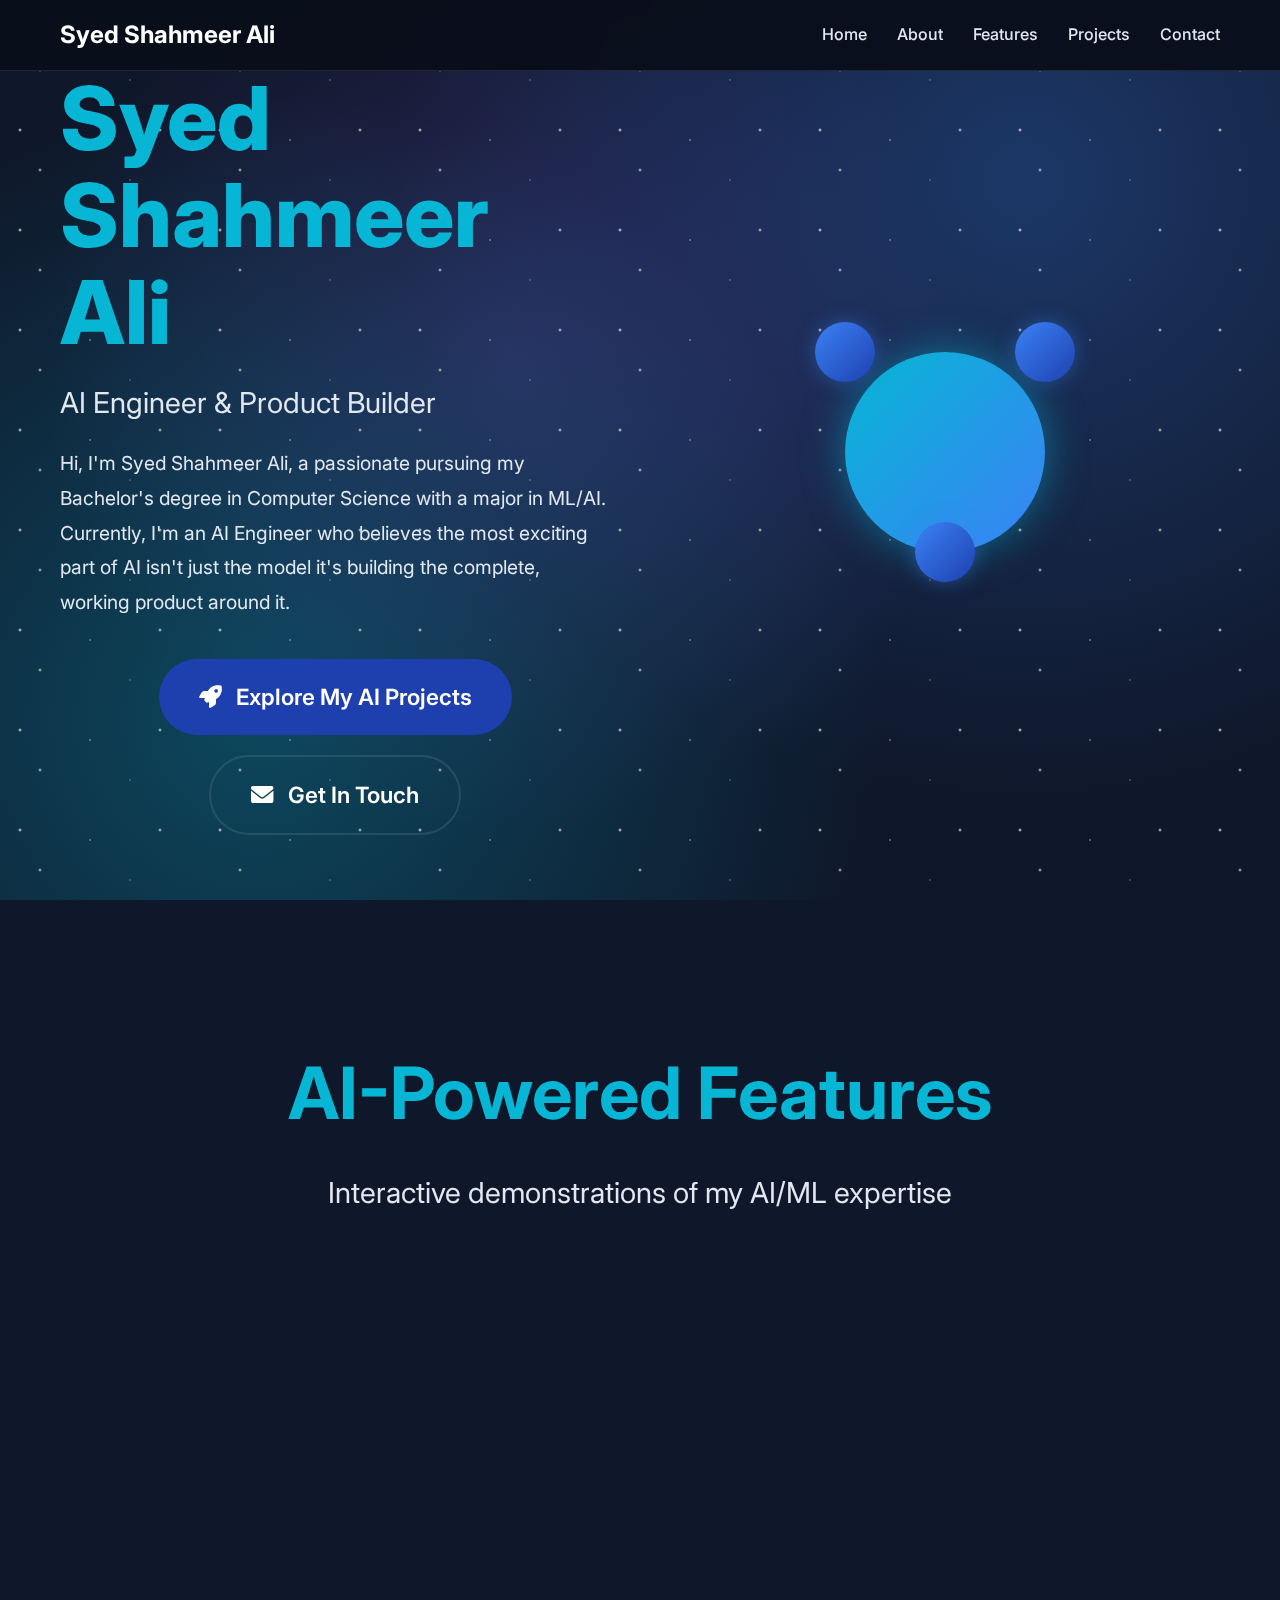
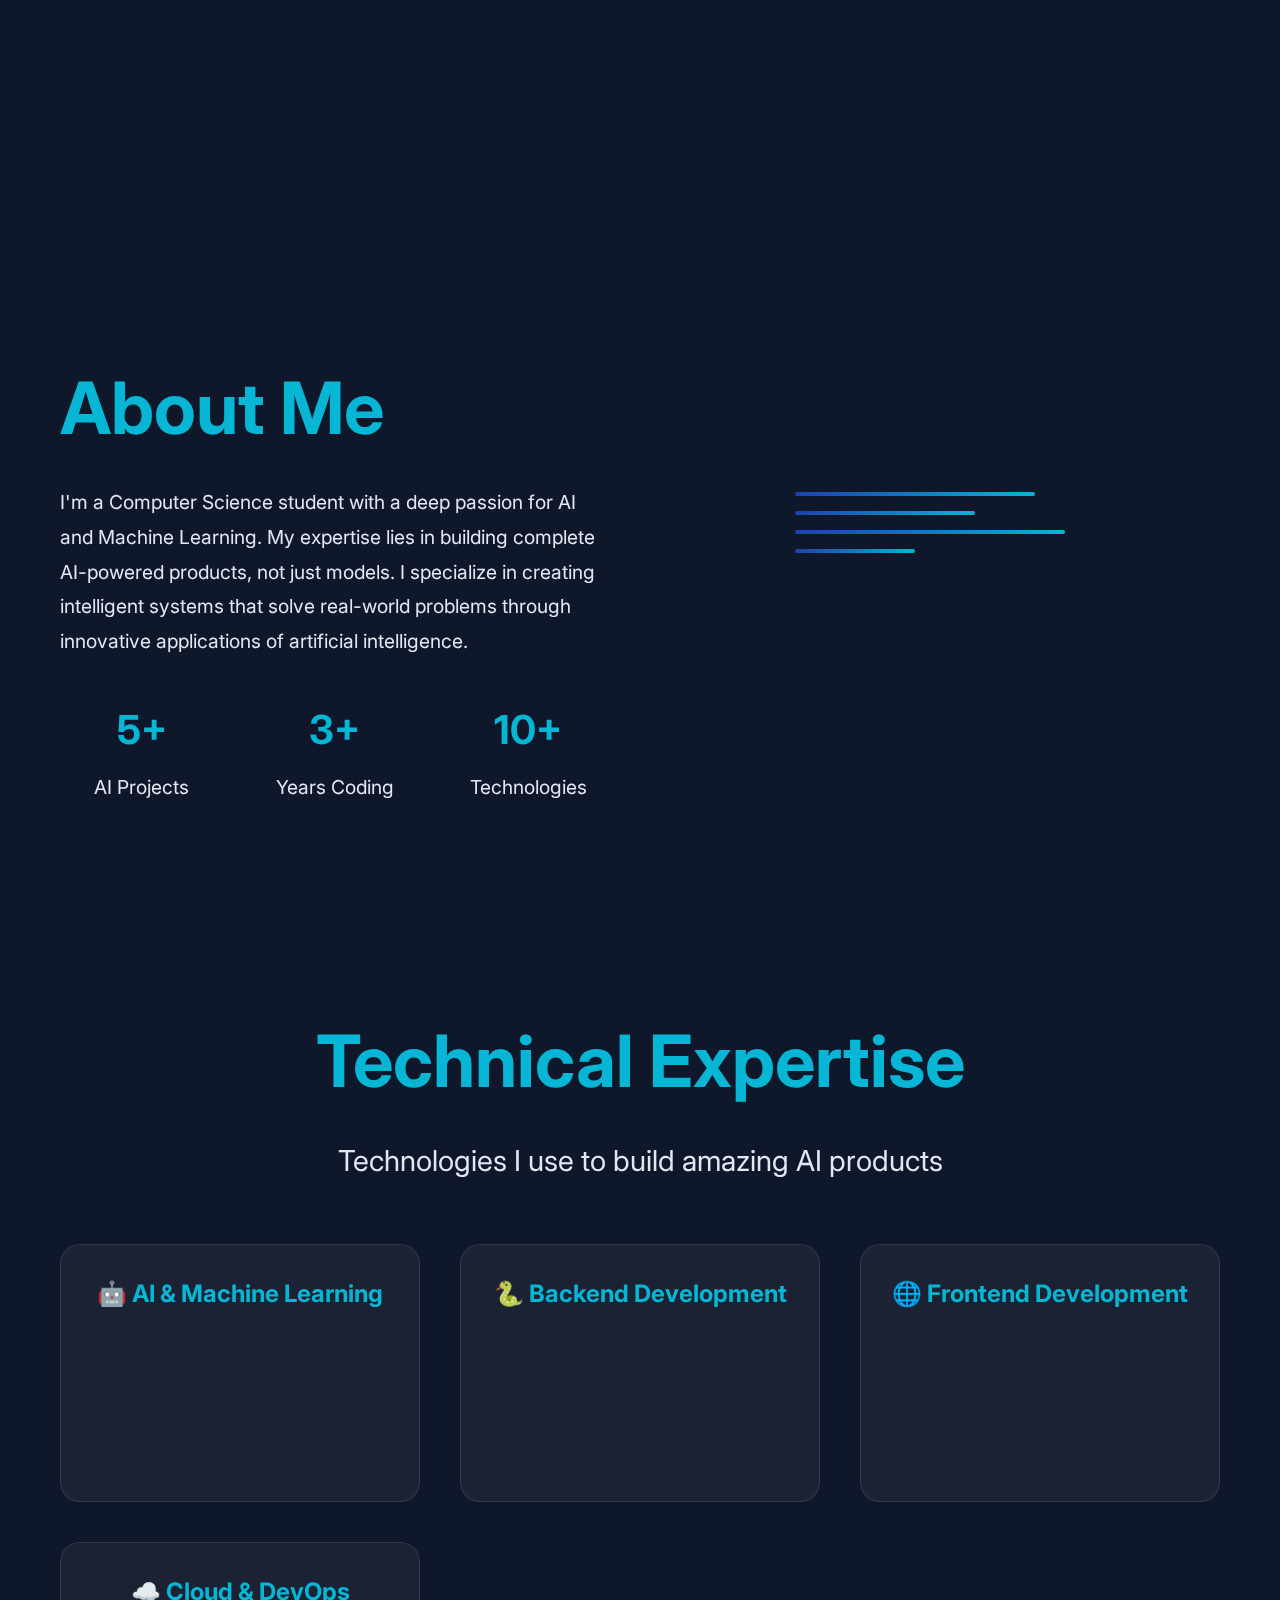
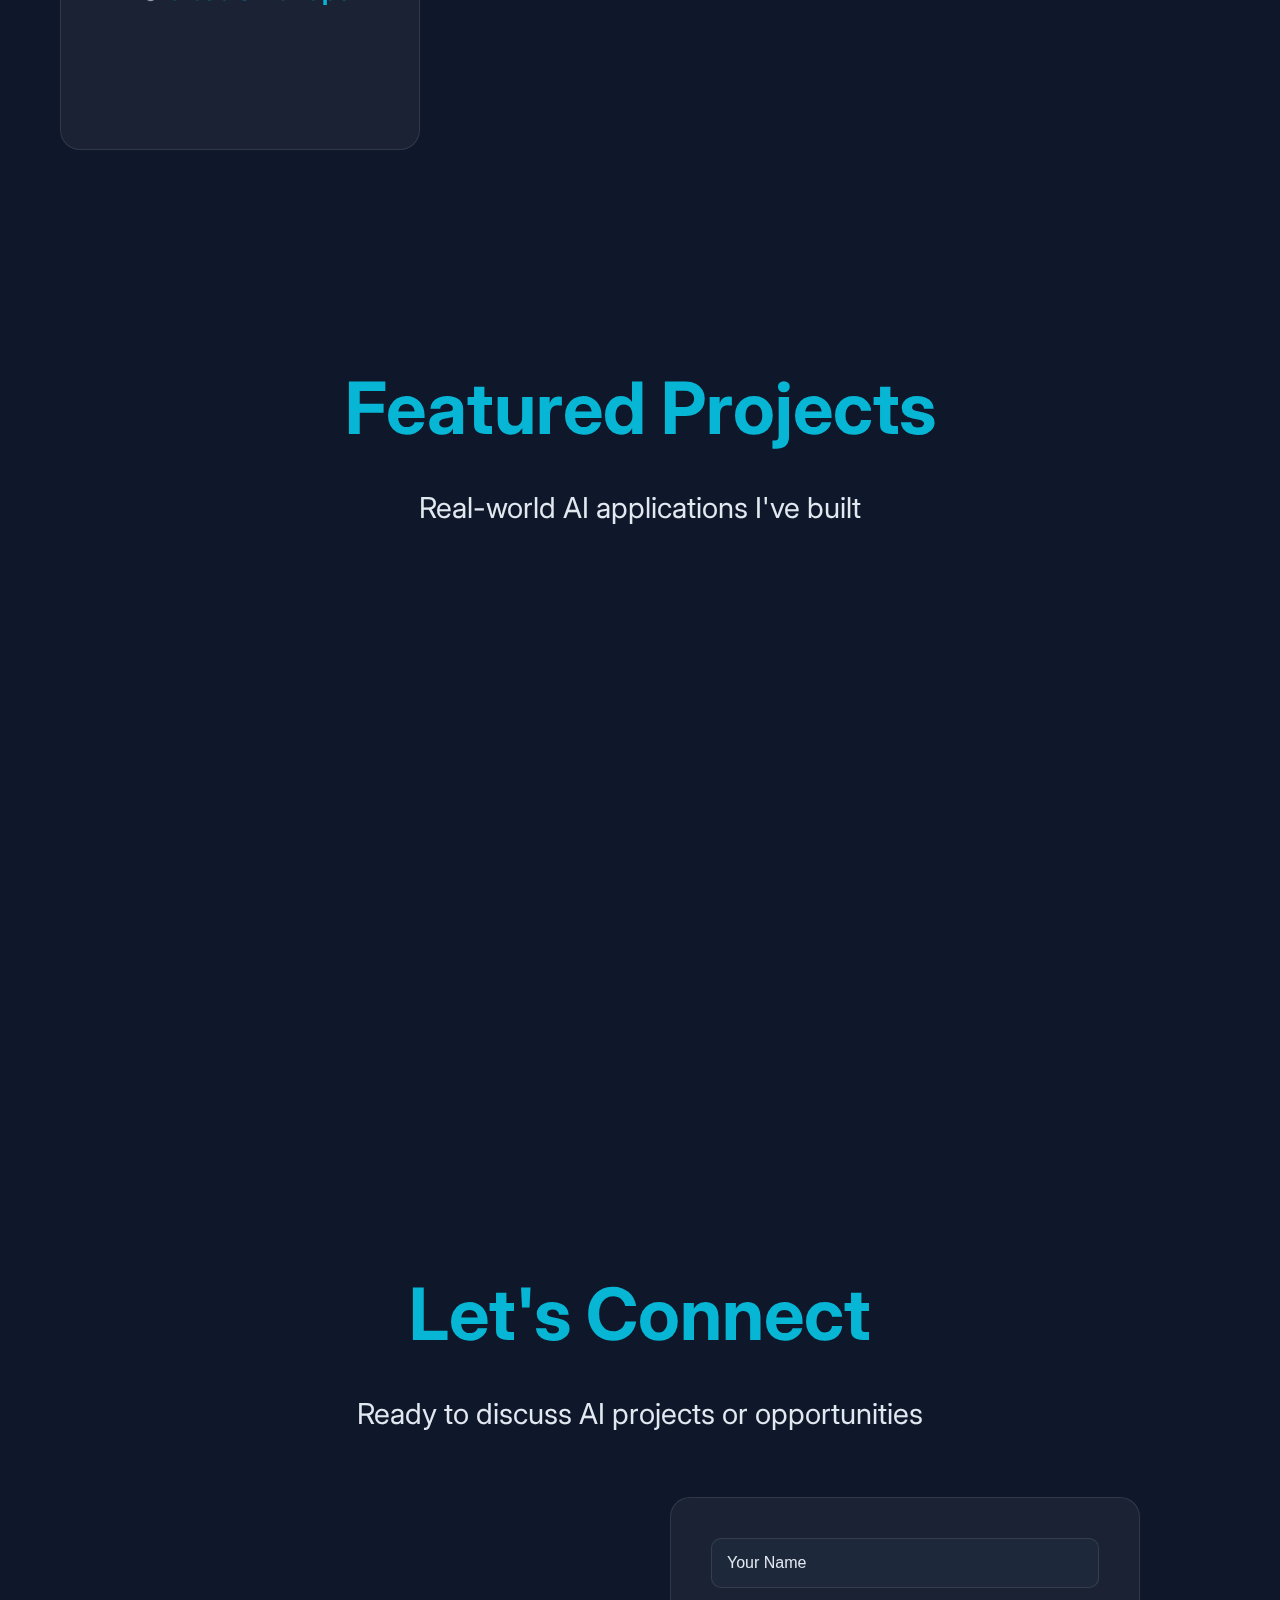
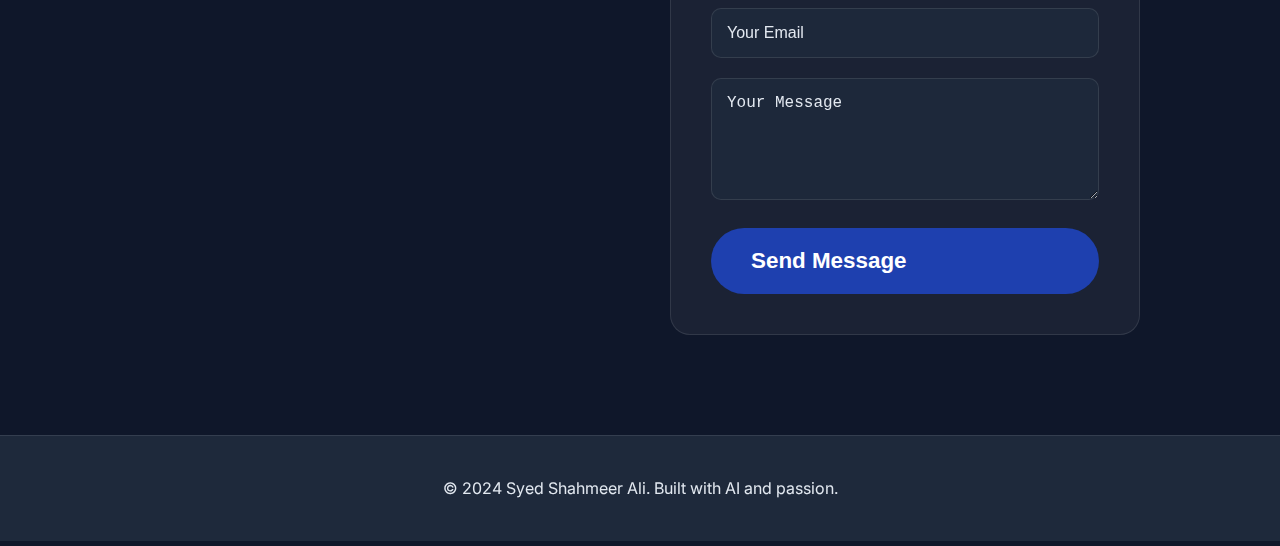
<file: index.html>
<!DOCTYPE html>
<html lang="en">
<head>
    <meta charset="UTF-8">
    <meta name="viewport" content="width=device-width, initial-scale=1.0">
    <title>Syed Shahmeer Ali - AI Engineer Portfolio</title>
    <link rel="stylesheet" href="portfolio.css">
    <link rel="preconnect" href="https://fonts.googleapis.com">
    <link rel="preconnect" href="https://fonts.gstatic.com" crossorigin>
    <link href="https://fonts.googleapis.com/css2?family=Inter:wght@300;400;500;600;700&display=swap" rel="stylesheet">
    <link rel="stylesheet" href="https://cdnjs.cloudflare.com/ajax/libs/font-awesome/6.0.0/css/all.min.css">
</head>
<body>
    <!-- Navigation -->
    <nav class="navbar" id="navbar">
        <div class="nav-content">
            <div class="nav-brand">
                <a href="#home">Syed Shahmeer Ali</a>
            </div>
            <div class="nav-links" id="navLinks">
                <a href="#home">Home</a>
                <a href="#about">About</a>
                <a href="#features">Features</a>
                <a href="#projects">Projects</a>
                <a href="#contact">Contact</a>
            </div>
            <div class="nav-toggle" id="navToggle">
                <span></span>
                <span></span>
                <span></span>
            </div>
        </div>
    </nav>

    <!-- Animated Background -->
    <div class="animated-bg">
        <div class="neural-network"></div>
        <div class="floating-particles"></div>
    </div>

    <!-- Hero Section -->
    <section class="hero" id="home">
        <div class="hero-container">
            <div class="hero-content">
                <div class="hero-text">
                    <h1 class="hero-title">Syed <span class="gradient-text">Shahmeer</span> Ali</h1>
                    <p class="hero-subtitle">AI Engineer & Product Builder</p>
                    <p class="hero-description">
                        Hi, I'm Syed Shahmeer Ali, a passionate pursuing my Bachelor's degree in Computer Science with a major in ML/AI. Currently, I'm an AI Engineer who believes the most exciting part of AI isn't just the model it's building the complete, working product around it.
                    </p>
                    <div class="hero-buttons">
                        <a href="#features" class="btn btn-primary">
                            <i class="fas fa-rocket"></i>
                            Explore My AI Projects
                        </a>
                        <a href="#contact" class="btn btn-secondary">
                            <i class="fas fa-envelope"></i>
                            Get In Touch
                        </a>
                    </div>
                </div>
                <div class="hero-visual">
                    <div class="ai-brain">
                        <div class="brain-core"></div>
                        <div class="synapse"></div>
                        <div class="synapse"></div>
                        <div class="synapse"></div>
                    </div>
                </div>
            </div>
        </div>
    </section>

    <!-- Features Section -->
    <section class="features-section" id="features">
        <div class="container">
            <div class="section-header">
                <h2 class="section-title">AI-Powered Features</h2>
                <p class="section-subtitle">Interactive demonstrations of my AI/ML expertise</p>
            </div>
            
            <div class="features-grid">
                <div class="feature-card" onclick="window.location.href='personal_ai.html'">
                    <div class="feature-icon">👨‍💻</div>
                    <h3>Personal AI Assistant</h3>
                    <p>Chat with an AI that knows everything about me and answers questions in my favor for recruiters</p>
                    <div class="feature-tech">
                        <span class="tech-tag">Google Gemini</span>
                        <span class="tech-tag">NLP</span>
                        <span class="tech-tag">Personalized AI</span>
                    </div>
                </div>

                <div class="feature-card" onclick="window.location.href='neural_game.html'">
                    <div class="feature-icon">🐍</div>
                    <h3>Neural Network Learning Game</h3>
                    <p>Learn neural network concepts through an interactive snake game while building your AI knowledge</p>
                    <div class="feature-tech">
                        <span class="tech-tag">Game Development</span>
                        <span class="tech-tag">Interactive</span>
                        <span class="tech-tag">Gamified Learning</span>
                    </div>
                </div>

                <div class="feature-card" onclick="window.location.href='data_viz.html'">
                    <div class="feature-icon">📊</div>
                    <h3>Dynamic Data Visualization Playground</h3>
                    <p>Create stunning interactive visualizations from your data - Upload CSV files or generate sample datasets with AI-powered insights</p>
                    <div class="feature-tech">
                        <span class="tech-tag">Chart.js</span>
                        <span class="tech-tag">Data Science</span>
                        <span class="tech-tag">Interactive Viz</span>
                    </div>
                </div>
            </div>
        </div>
    </section>

    <!-- About Section -->
    <section class="about-section" id="about">
        <div class="container">
            <div class="about-content">
                <div class="about-text">
                    <h2 class="section-title">About Me</h2>
                    <p class="about-description">
                        I'm a Computer Science student with a deep passion for AI and Machine Learning. My expertise lies in building 
                        complete AI-powered products, not just models. I specialize in creating intelligent systems that solve real-world 
                        problems through innovative applications of artificial intelligence.
                    </p>
                    <div class="about-stats">
                        <div class="stat-item">
                            <div class="stat-number">5+</div>
                            <div class="stat-label">AI Projects</div>
                        </div>
                        <div class="stat-item">
                            <div class="stat-number">3+</div>
                            <div class="stat-label">Years Coding</div>
                        </div>
                        <div class="stat-item">
                            <div class="stat-number">10+</div>
                            <div class="stat-label">Technologies</div>
                        </div>
                    </div>
                </div>
                <div class="about-visual">
                    <div class="code-animation">
                        <div class="code-line"></div>
                        <div class="code-line"></div>
                        <div class="code-line"></div>
                        <div class="code-line"></div>
                    </div>
                </div>
            </div>
        </div>
    </section>

    <!-- Skills Section -->
    <section class="skills-section" id="skills">
        <div class="container">
            <div class="section-header">
                <h2 class="section-title">Technical Expertise</h2>
                <p class="section-subtitle">Technologies I use to build amazing AI products</p>
            </div>
            <div class="skills-grid">
                <div class="skill-category">
                    <h3>🤖 AI & Machine Learning</h3>
                    <div class="skill-items">
                        <span class="skill-item">TensorFlow</span>
                        <span class="skill-item">PyTorch</span>
                        <span class="skill-item">Scikit-learn</span>
                        <span class="skill-item">Hugging Face</span>
                        <span class="skill-item">OpenAI</span>
                    </div>
                </div>
                
                <div class="skill-category">
                    <h3>🐍 Backend Development</h3>
                    <div class="skill-items">
                        <span class="skill-item">Python</span>
                        <span class="skill-item">FastAPI</span>
                        <span class="skill-item">Flask</span>
                        <span class="skill-item">PostgreSQL</span>
                        <span class="skill-item">MongoDB</span>
                    </div>
                </div>
                
                <div class="skill-category">
                    <h3>🌐 Frontend Development</h3>
                    <div class="skill-items">
                        <span class="skill-item">JavaScript</span>
                        <span class="skill-item">React</span>
                        <span class="skill-item">Vue.js</span>
                        <span class="skill-item">HTML/CSS</span>
                        <span class="skill-item">TypeScript</span>
                    </div>
                </div>
                
                <div class="skill-category">
                    <h3>☁️ Cloud & DevOps</h3>
                    <div class="skill-items">
                        <span class="skill-item">AWS</span>
                        <span class="skill-item">Docker</span>
                        <span class="skill-item">Kubernetes</span>
                        <span class="skill-item">CI/CD</span>
                        <span class="skill-item">Linux</span>
                    </div>
                </div>
            </div>
        </div>
    </section>

    <!-- Projects Section -->
    <section class="projects-section" id="projects">
        <div class="container">
            <div class="section-header">
                <h2 class="section-title">Featured Projects</h2>
                <p class="section-subtitle">Real-world AI applications I've built</p>
            </div>
            
            <div class="projects-grid">
                <div class="project-card" onclick="window.open('https://github.com/SyedShahmeerAli12/Agentic-E-commerce-Backend', '_blank')">
                    <div class="project-image">
                        <i class="fab fa-github"></i>
                    </div>
                    <div class="project-header">
                        <h3>Agentic E-commerce Backend</h3>
                        <div class="project-tech">
                            <span class="tech-tag">AI Agents</span>
                            <span class="tech-tag">PostgreSQL</span>
                            <span class="tech-tag">NLP</span>
                        </div>
                    </div>
                    <p class="project-description">
                        Katalyst is a fully containerized, AI-powered agent designed to automate e-commerce order management. It understands natural language requests, selects the appropriate tool, and interacts with a PostgreSQL database to perform actions like checking order statuses or canceling orders.
                    </p>
                    <div class="project-footer">
                        <span class="project-link">View on GitHub →</span>
                    </div>
                </div>
                
                <div class="project-card" onclick="window.open('https://github.com/SyedShahmeerAli12/FitForge-Agent', '_blank')">
                    <div class="project-image">
                        <i class="fab fa-github"></i>
                    </div>
                    <div class="project-header">
                        <h3>FitForge</h3>
                        <div class="project-tech">
                            <span class="tech-tag">AI Coach</span>
                            <span class="tech-tag">Full-Stack</span>
                            <span class="tech-tag">Personalization</span>
                        </div>
                    </div>
                    <p class="project-description">
                        FitForge is a complete, full-stack web application that acts as a personal AI coach. It leverages a sophisticated, multi-tool AI agent to create highly personalized workout and meal plans based on user-specific data and goals.
                    </p>
                    <div class="project-footer">
                        <span class="project-link">View on GitHub →</span>
                    </div>
                </div>
            </div>
        </div>
    </section>

    <!-- Contact Section -->
    <section class="contact-section" id="contact">
        <div class="container">
            <div class="section-header">
                <h2 class="section-title">Let's Connect</h2>
                <p class="section-subtitle">Ready to discuss AI projects or opportunities</p>
            </div>
            
            <div class="contact-content">
                <div class="contact-info">
                    <div class="contact-item">
                        <div class="contact-icon">
                            <i class="fas fa-envelope"></i>
                        </div>
                        <div class="contact-details">
                            <h3>Email</h3>
                            <a href="mailto:ashahmeer73@gmail.com">ashahmeer73@gmail.com</a>
                        </div>
                    </div>
                    
                    <div class="contact-item">
                        <div class="contact-icon">
                            <i class="fab fa-linkedin"></i>
                        </div>
                        <div class="contact-details">
                            <h3>LinkedIn</h3>
                            <a href="https://www.linkedin.com/in/syed-shahmeer-ali-61a836288/" target="_blank">Connect with me</a>
                        </div>
                    </div>
                    
                    <div class="contact-item">
                        <div class="contact-icon">
                            <i class="fab fa-github"></i>
                        </div>
                        <div class="contact-details">
                            <h3>GitHub</h3>
                            <a href="https://github.com/SyedShahmeerAli12?tab=repositories" target="_blank">View my repositories</a>
                        </div>
                    </div>
                </div>
                
                <div class="contact-form-container">
                    <form class="contact-form" id="contactForm">
                        <div class="form-group">
                            <input type="text" id="name" name="name" placeholder="Your Name" required>
                        </div>
                        
                        <div class="form-group">
                            <input type="email" id="email" name="email" placeholder="Your Email" required>
                        </div>
                        
                        <div class="form-group">
                            <textarea id="message" name="message" placeholder="Your Message" rows="5" required></textarea>
                        </div>
                        
                        <button type="submit" class="btn btn-primary">Send Message</button>
                    </form>
                </div>
            </div>
        </div>
    </section>

    <!-- Footer -->
    <footer class="footer">
        <div class="container">
            <div class="footer-content">
                <p>&copy; 2024 Syed Shahmeer Ali. Built with AI and passion.</p>
            </div>
        </div>
    </footer>

    <script src="portfolio.js"></script>
</body>
</html>
</file>
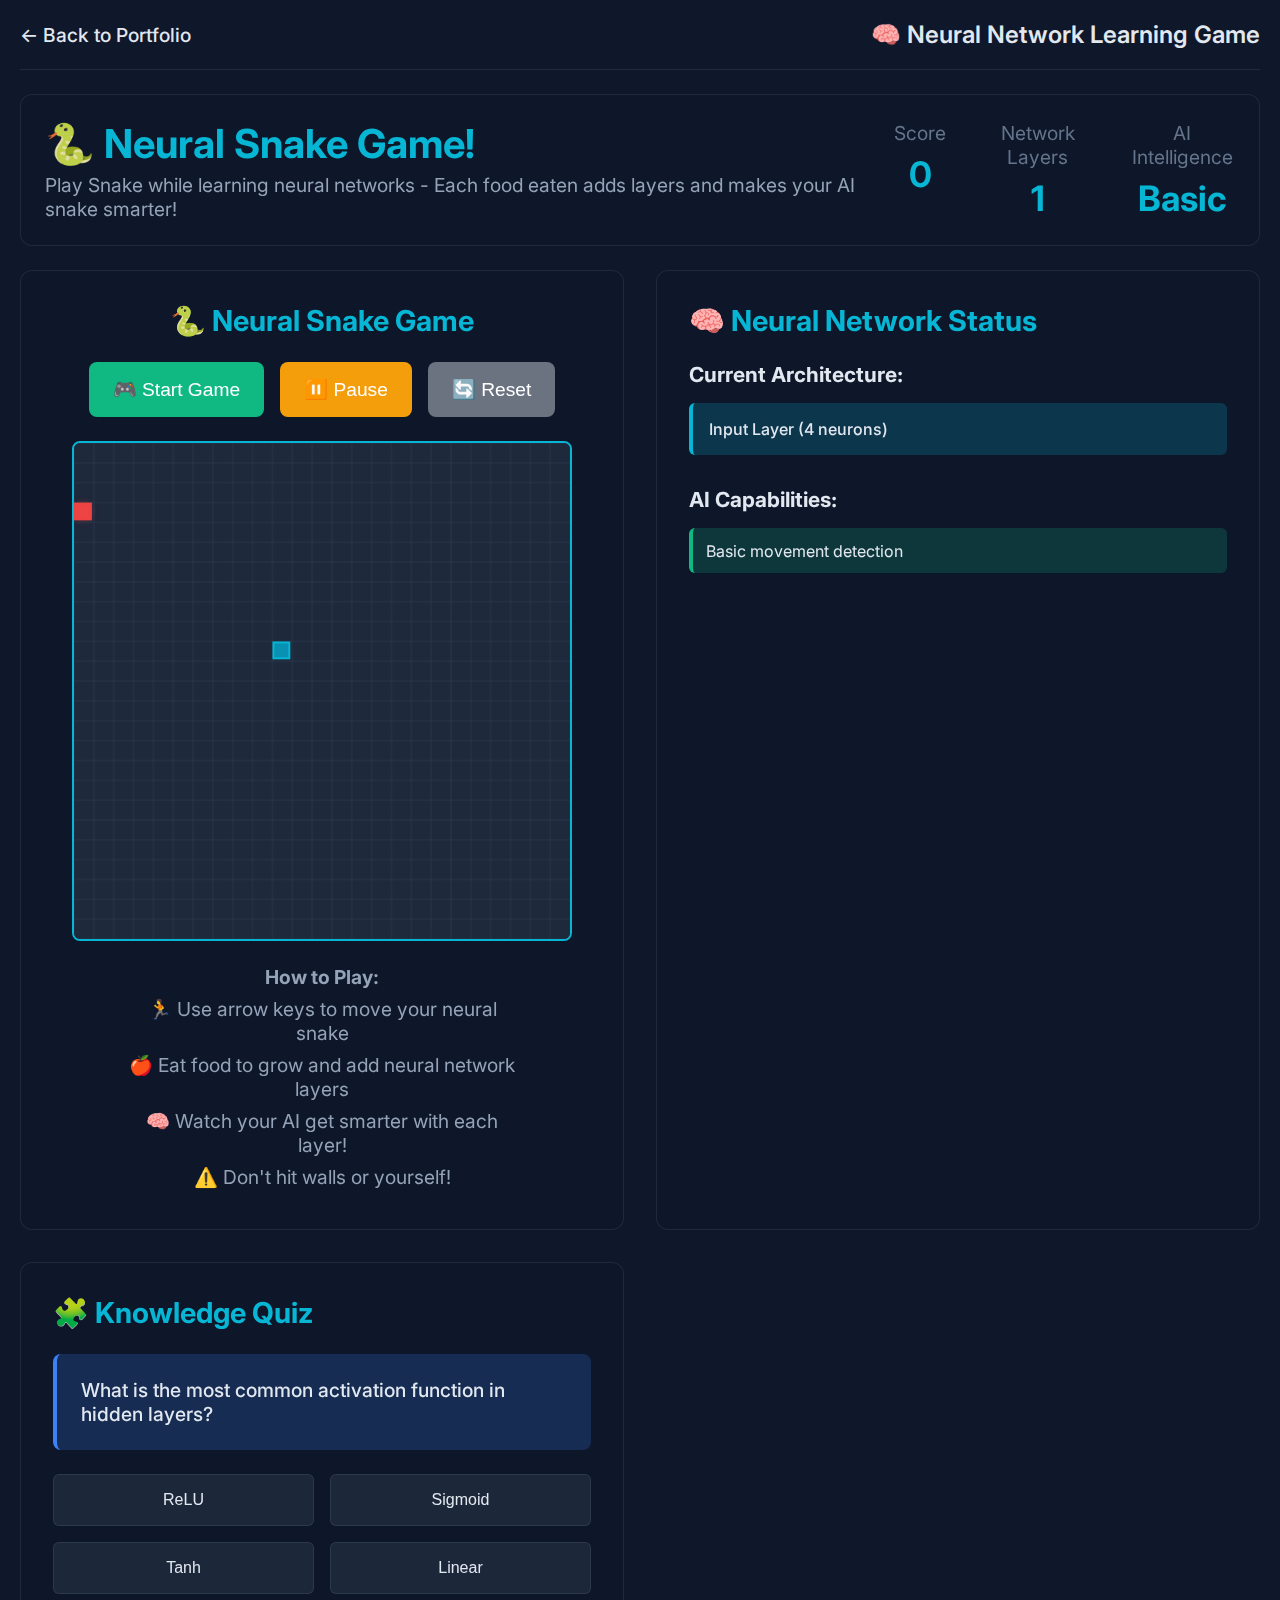
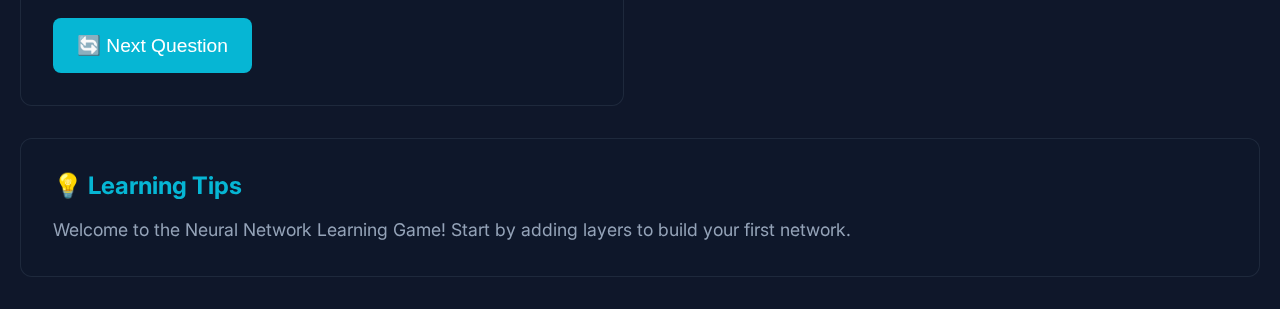
<file: neural_game.html>
<!DOCTYPE html>
<html lang="en">
<head>
    <meta charset="UTF-8">
    <meta name="viewport" content="width=device-width, initial-scale=1.0">
    <title>Neural Network Learning Game - Build & Learn!</title>
    <link rel="stylesheet" href="neural_game.css">
    <link rel="preconnect" href="https://fonts.googleapis.com">
    <link rel="preconnect" href="https://fonts.gstatic.com" crossorigin>
    <link href="https://fonts.googleapis.com/css2?family=Inter:wght@300;400;500;600;700&display=swap" rel="stylesheet">
</head>
<body>
    <div class="container">
        <nav class="navbar">
            <div class="nav-content">
                <div class="nav-brand">
                    <a href="index.html">← Back to Portfolio</a>
                </div>
                <div class="nav-title">🧠 Neural Network Learning Game</div>
            </div>
        </nav>

        <div class="game-container">
            <!-- Game Header -->
            <div class="game-header">
                <div class="game-title">
                    <h1>🐍 Neural Snake Game!</h1>
                    <p>Play Snake while learning neural networks - Each food eaten adds layers and makes your AI snake smarter!</p>
                </div>
                <div class="game-stats">
                    <div class="stat">
                        <span class="stat-label">Score</span>
                        <span class="stat-value" id="gameScore">0</span>
                    </div>
                    <div class="stat">
                        <span class="stat-label">Network Layers</span>
                        <span class="stat-value" id="networkLayers">1</span>
                    </div>
                    <div class="stat">
                        <span class="stat-label">AI Intelligence</span>
                        <span class="stat-value" id="aiIntelligence">Basic</span>
                    </div>
                </div>
            </div>

            <!-- Game Content -->
            <div class="game-content">
                <!-- Snake Game Section -->
                <div class="section snake-game">
                    <h2>🐍 Neural Snake Game</h2>
                    <div class="game-controls">
                        <button class="game-btn success" onclick="startGame()" id="startBtn">
                            🎮 Start Game
                        </button>
                        <button class="game-btn warning" onclick="pauseGame()" id="pauseBtn">
                            ⏸️ Pause
                        </button>
                        <button class="game-btn secondary" onclick="resetGame()">
                            🔄 Reset
                        </button>
                    </div>
                    
                    <!-- Game Canvas -->
                    <div class="game-area">
                        <canvas id="gameCanvas" width="500" height="500"></canvas>
                        <div class="game-instructions">
                            <p><strong>How to Play:</strong></p>
                            <p>🏃 Use arrow keys to move your neural snake</p>
                            <p>🍎 Eat food to grow and add neural network layers</p>
                            <p>🧠 Watch your AI get smarter with each layer!</p>
                            <p>⚠️ Don't hit walls or yourself!</p>
                        </div>
                    </div>
                </div>

                <!-- Network Status Section -->
                <div class="section network-status">
                    <h2>🧠 Neural Network Status</h2>
                    <div class="network-info">
                        <div class="current-architecture" id="currentArchitecture">
                            <h3>Current Architecture:</h3>
                            <div class="architecture-display">
                                <div class="layer-item">Input Layer (4 neurons)</div>
                            </div>
                        </div>
                        
                        <div class="ai-capabilities">
                            <h3>AI Capabilities:</h3>
                            <ul id="capabilitiesList">
                                <li>Basic movement detection</li>
                            </ul>
                        </div>
                    </div>
                </div>

                <!-- Quiz Section -->
                <div class="section quiz-section">
                    <h2>🧩 Knowledge Quiz</h2>
                    <div class="quiz-container" id="quizContainer">
                        <div class="quiz-question" id="quizQuestion">
                            What is the most common activation function in hidden layers?
                        </div>
                        <div class="quiz-options">
                            <button class="quiz-option" onclick="answerQuiz('activation_1', 'relu')">ReLU</button>
                            <button class="quiz-option" onclick="answerQuiz('activation_1', 'sigmoid')">Sigmoid</button>
                            <button class="quiz-option" onclick="answerQuiz('activation_1', 'tanh')">Tanh</button>
                            <button class="quiz-option" onclick="answerQuiz('activation_1', 'linear')">Linear</button>
                        </div>
                    </div>
                    <button class="game-btn info" onclick="nextQuiz()">
                        🔄 Next Question
                    </button>
                </div>
            </div>

            <!-- Learning Tips Section -->
            <div class="learning-tips">
                <h3>💡 Learning Tips</h3>
                <div class="tip-content" id="learningTip">
                    Welcome to the Neural Network Learning Game! Start by adding layers to build your first network.
                </div>
            </div>

            <!-- Achievement Toast -->
            <div class="achievement-toast" id="achievementToast">
                <div class="achievement-icon">🎉</div>
                <div class="achievement-text">
                    <div class="achievement-title">Achievement Unlocked!</div>
                    <div class="achievement-desc" id="achievementDesc">First layer added!</div>
                </div>
            </div>
        </div>
    </div>

    <script src="neural_game.js"></script>
</body>
</html>
</file>
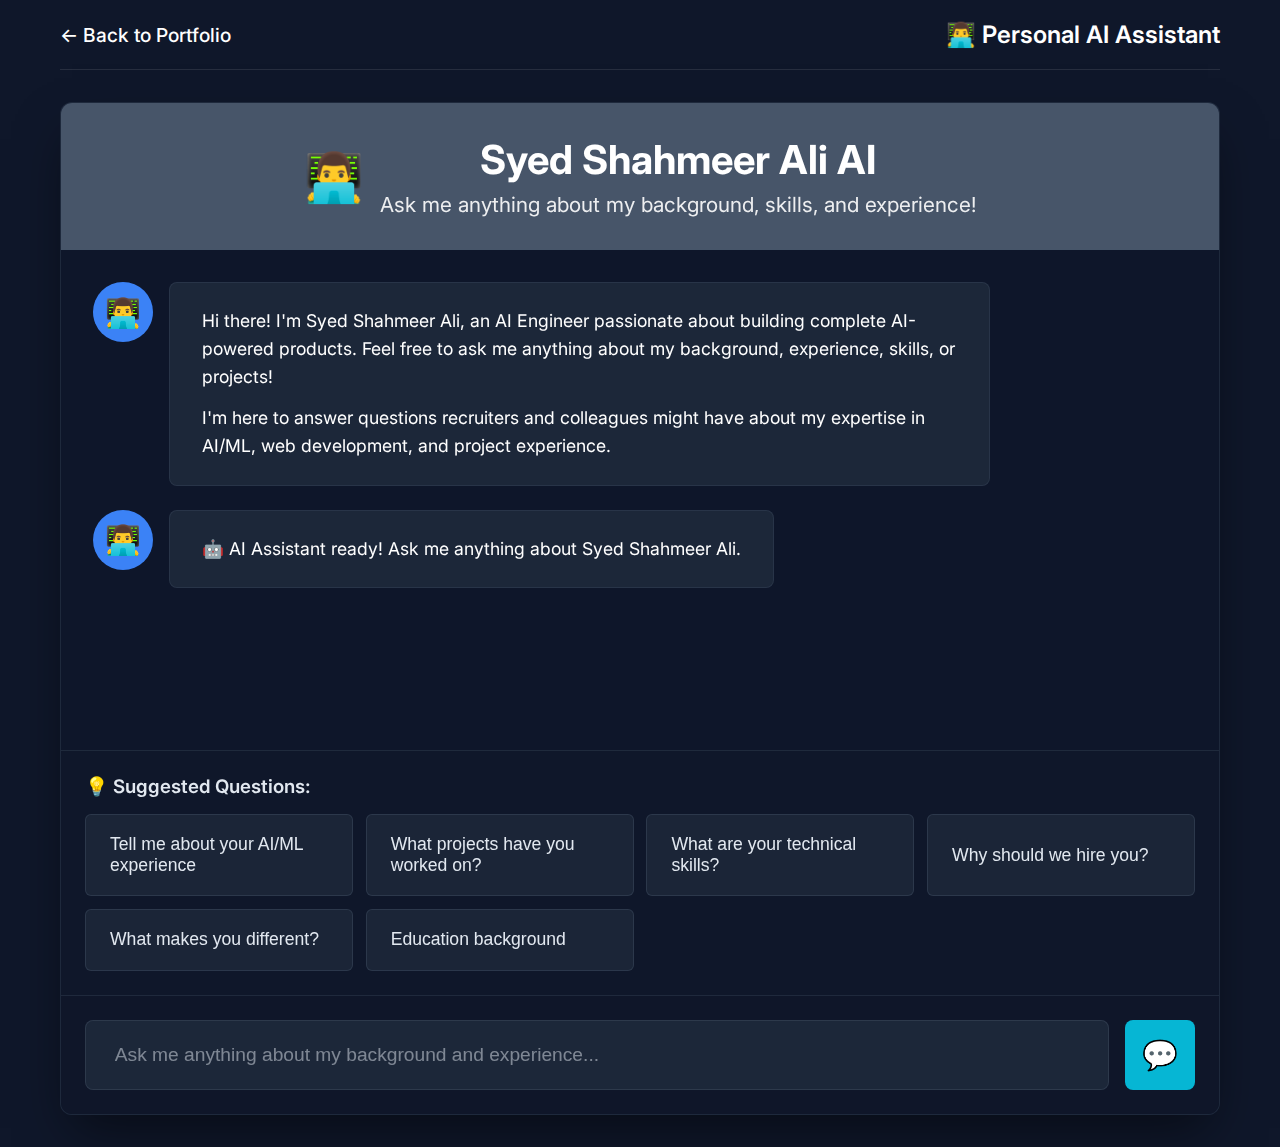
<file: personal_ai.html>
<!DOCTYPE html>
<html lang="en">
<head>
    <meta charset="UTF-8">
    <meta name="viewport" content="width=device-width, initial-scale=1.0">
    <title>Personal AI Assistant - Syed Shahmeer Ali</title>
    <link rel="stylesheet" href="personal_ai.css">
    <link rel="preconnect" href="https://fonts.googleapis.com">
    <link rel="preconnect" href="https://fonts.gstatic.com" crossorigin>
    <link href="https://fonts.googleapis.com/css2?family=Inter:wght@300;400;500;600;700&display=swap" rel="stylesheet">
</head>
<body>
    <div class="container">
        <nav class="navbar">
            <div class="nav-content">
                <div class="nav-brand">
                    <a href="index.html">← Back to Portfolio</a>
                </div>
                <div class="nav-title">👨‍💻 Personal AI Assistant</div>
            </div>
        </nav>

        <div class="chat-container">
            <div class="chat-header">
                <div class="assistant-details">
                    <div class="assistant-avatar">👨‍💻</div>
                    <div class="assistant-info">
                        <h1>Syed Shahmeer Ali AI</h1>
                        <p class="assistant-subtitle">Ask me anything about my background, skills, and experience!</p>
                    </div>
                </div>
            </div>

            <div class="chat-messages" id="chatMessages">
                <div class="message assistant-message">
                    <div class="message-avatar">👨‍💻</div>
                    <div class="message-content">
                        <p>Hi there! I'm Syed Shahmeer Ali, an AI Engineer passionate about building complete AI-powered products. Feel free to ask me anything about my background, experience, skills, or projects!</p>
                        <p>I'm here to answer questions recruiters and colleagues might have about my expertise in AI/ML, web development, and project experience.</p>
                    </div>
                </div>
            </div>

            <div class="suggested-questions">
                <h3>💡 Suggested Questions:</h3>
                <div class="questions-grid">
                    <button class="question-btn" onclick="sendSuggestedQuestion('Tell me about your AI/ML experience')">
                        Tell me about your AI/ML experience
                    </button>
                    <button class="question-btn" onclick="sendSuggestedQuestion('What projects have you worked on?')">
                        What projects have you worked on?
                    </button>
                    <button class="question-btn" onclick="sendSuggestedQuestion('What are your technical skills?')">
                        What are your technical skills?
                    </button>
                    <button class="question-btn" onclick="sendSuggestedQuestion('Why should we hire you?')">
                        Why should we hire you?
                    </button>
                    <button class="question-btn" onclick="sendSuggestedQuestion('What makes you different from other AI engineers?')">
                        What makes you different?
                    </button>
                    <button class="question-btn" onclick="sendSuggestedQuestion('Tell me about your education background')">
                        Education background
                    </button>
                </div>
            </div>

            <div class="chat-input-container">
                <div class="input-group">
                    <input type="text" id="messageInput" placeholder="Ask me anything about my background and experience..." maxlength="500">
                    <button id="sendButton" onclick="sendMessage()">
                        <span>💬</span>
                    </button>
                </div>
            </div>
        </div>



        <!-- Loading Overlay -->
        <div class="loading-overlay" id="loadingOverlay">
            <div class="loading-spinner"></div>
            <p>Thinking...</p>
        </div>
    </div>

    <script src="personal_ai.js" defer></script>
</body>
</html>
</file>
<file: neural_game.css>
* {
    margin: 0;
    padding: 0;
    box-sizing: border-box;
}

body {
    font-family: 'Inter', sans-serif;
    background: #0f172a;
    min-height: 100vh;
    color: #fff;
}

.container {
    max-width: 1400px;
    margin: 0 auto;
    padding: 0 20px;
}

/* Navigation */
.navbar {
    padding: 20px 0;
    border-bottom: 1px solid rgba(71, 85, 105, 0.3);
}

.nav-content {
    display: flex;
    justify-content: space-between;
    align-items: center;
}

.nav-brand a {
    color: #e2e8f0;
    text-decoration: none;
    font-weight: 500;
    transition: color 0.3s ease;
    font-size: 1.2rem;
}

.nav-brand a:hover {
    color: #06b6d4;
}

.nav-title {
    font-size: 1.5rem;
    font-weight: 600;
    color: #e2e8f0;
}

/* Game Container */
.game-container {
    margin: 1.5rem 0;
    min-height: 85vh;
}

/* Game Header */
.game-header {
    display: flex;
    justify-content: space-between;
    align-items: center;
    background: rgba(15, 23, 42, 0.95);
    padding: 1.5rem;
    border-radius: 12px;
    margin-bottom: 1.5rem;
    backdrop-filter: blur(20px);
    border: 1px solid rgba(71, 85, 105, 0.3);
}

.game-title h1 {
    font-size: 2.5rem;
    margin-bottom: 0.3rem;
    color: #06b6d4;
}

.game-title p {
    color: #94a3b8;
    font-size: 1.2rem;
}

.game-stats {
    display: flex;
    gap: 2rem;
}

.stat {
    text-align: center;
}

.stat-label {
    display: block;
    color: #64748b;
    font-size: 1.2rem;
    margin-bottom: 0.5rem;
}

.stat-value {
    display: block;
    color: #06b6d4;
    font-size: 2.2rem;
    font-weight: 700;
}

/* Game Content */
.game-content {
    display: grid;
    grid-template-columns: 1fr 1fr;
    gap: 2rem;
    margin-bottom: 2rem;
}

.section {
    background: rgba(15, 23, 42, 0.95);
    padding: 2rem;
    border-radius: 12px;
    backdrop-filter: blur(20px);
    border: 1px solid rgba(71, 85, 105, 0.3);
}

.section h2 {
    color: #06b6d4;
    margin-bottom: 1.5rem;
    font-size: 1.8rem;
}

/* Snake Game Section */
.snake-game {
    display: flex;
    flex-direction: column;
    align-items: center;
}

.game-controls {
    display: flex;
    gap: 1rem;
    margin-bottom: 1.5rem;
    flex-wrap: wrap;
    justify-content: center;
}

.game-btn {
    background: #3b82f6;
    border: none;
    color: white;
    padding: 1rem 1.5rem;
    border-radius: 8px;
    cursor: pointer;
    font-size: 1.2rem;
    font-weight: 500;
    transition: all 0.3s ease;
    min-width: 120px;
}

.game-btn.success {
    background: #10b981;
}

.game-btn.warning {
    background: #f59e0b;
}

.game-btn.secondary {
    background: #6b7280;
}

.game-btn.info {
    background: #06b6d4;
}

.game-area {
    display: flex;
    flex-direction: column;
    align-items: center;
    gap: 1.5rem;
}

#gameCanvas {
    border: 2px solid #06b6d4;
    border-radius: 8px;
    background: #1e293b;
    width: 500px;
    height: 500px;
}

.game-instructions {
    text-align: center;
    color: #94a3b8;
    max-width: 400px;
}

.game-instructions p {
    margin-bottom: 0.5rem;
    font-size: 1.2rem;
}

/* Network Status Section */
.network-info {
    display: flex;
    flex-direction: column;
    gap: 2rem;
}

.current-architecture h3,
.ai-capabilities h3 {
    color: #e2e8f0;
    margin-bottom: 1rem;
    font-size: 1.3rem;
}

.architecture-display {
    display: flex;
    flex-direction: column;
    gap: 0.8rem;
}

.layer-item {
    background: rgba(6, 182, 212, 0.2);
    padding: 1rem;
    border-radius: 6px;
    border-left: 4px solid #06b6d4;
    color: #e2e8f0;
    font-weight: 500;
}

.ai-capabilities ul {
    list-style: none;
    padding: 0;
}

.ai-capabilities li {
    background: rgba(16, 185, 129, 0.2);
    padding: 0.8rem;
    margin-bottom: 0.5rem;
    border-radius: 6px;
    border-left: 4px solid #10b981;
    color: #e2e8f0;
}

/* Quiz Section */
.quiz-container {
    margin-bottom: 1.5rem;
}

.quiz-question {
    background: rgba(59, 130, 246, 0.2);
    padding: 1.5rem;
    border-radius: 8px;
    border-left: 4px solid #3b82f6;
    margin-bottom: 1.5rem;
    color: #e2e8f0;
    font-size: 1.2rem;
    font-weight: 500;
}

.quiz-options {
    display: grid;
    grid-template-columns: 1fr 1fr;
    gap: 1rem;
    margin-bottom: 1rem;
}

.quiz-option {
    background: rgba(30, 41, 59, 0.9);
    border: 1px solid rgba(71, 85, 105, 0.4);
    color: #e2e8f0;
    padding: 1rem;
    border-radius: 6px;
    cursor: pointer;
    transition: all 0.3s ease;
    font-size: 1rem;
}

.quiz-option:hover {
    background: rgba(51, 65, 85, 0.9);
}

.quiz-option.correct {
    background: #10b981;
    border-color: #059669;
}

.quiz-option.incorrect {
    background: #ef4444;
    border-color: #dc2626;
}

/* Learning Tips */
.learning-tips {
    background: rgba(15, 23, 42, 0.95);
    padding: 2rem;
    border-radius: 12px;
    backdrop-filter: blur(20px);
    border: 1px solid rgba(71, 85, 105, 0.3);
    margin-bottom: 2rem;
}

.learning-tips h3 {
    color: #06b6d4;
    margin-bottom: 1rem;
    font-size: 1.5rem;
}

.tip-content {
    color: #94a3b8;
    line-height: 1.6;
    font-size: 1.1rem;
}

/* Achievement Toast */
.achievement-toast {
    position: fixed;
    top: 20px;
    right: 20px;
    background: #10b981;
    color: white;
    padding: 1rem 1.5rem;
    border-radius: 8px;
    display: none;
    align-items: center;
    gap: 1rem;
    box-shadow: 0 8px 25px rgba(0, 0, 0, 0.3);
    z-index: 1000;
    max-width: 400px;
}

.achievement-toast.show {
    display: flex;
}

.achievement-icon {
    font-size: 2rem;
}

.achievement-title {
    font-weight: 600;
    margin-bottom: 0.3rem;
}

.achievement-desc {
    font-size: 0.9rem;
    opacity: 0.9;
}

/* Responsive Design */
@media (max-width: 1024px) {
    .game-content {
        grid-template-columns: 1fr;
    }
    
    .game-header {
        flex-direction: column;
        text-align: center;
        gap: 1.5rem;
    }
    
    .game-stats {
        justify-content: center;
    }
}

@media (max-width: 768px) {
    .container {
        padding: 0 10px;
    }
    
    .game-title h1 {
        font-size: 2rem;
    }
    
    .game-title p {
        font-size: 1.1rem;
    }
    
    .game-stats {
        flex-direction: column;
        gap: 1rem;
    }
    
    #gameCanvas {
        width: 300px;
        height: 300px;
    }
    
    .quiz-options {
        grid-template-columns: 1fr;
    }
    
    .game-controls {
        flex-direction: column;
        align-items: center;
    }
    
    .game-btn {
        width: 200px;
    }
}

@media (max-width: 480px) {
    .section {
        padding: 1.5rem;
    }
    
    .game-header {
        padding: 1.5rem;
    }
    
    .achievement-toast {
        top: 10px;
        right: 10px;
        left: 10px;
        max-width: none;
    }
}
</file>
<file: personal_ai.css>
* {
    margin: 0;
    padding: 0;
    box-sizing: border-box;
}

body {
    font-family: 'Inter', sans-serif;
    background: #0f172a;
    min-height: 100vh;
    color: #fff;
}

.container {
    max-width: 1200px;
    margin: 0 auto;
    padding: 0 20px;
}

/* Navigation */
.navbar {
    padding: 20px 0;
    border-bottom: 1px solid rgba(255, 255, 255, 0.1);
}

.nav-content {
    display: flex;
    justify-content: space-between;
    align-items: center;
}

.nav-brand a {
    color: #fff;
    text-decoration: none;
    font-weight: 500;
    transition: color 0.3s ease;
    font-size: 1.2rem;
}

.nav-brand a:hover {
    color: #06b6d4;
}

.nav-title {
    font-size: 1.5rem;
    font-weight: 600;
}

/* Chat Container */
.chat-container {
    max-width: 1200px;
    margin: 2rem auto;
    background: rgba(15, 23, 42, 0.95);
    border-radius: 12px;
    backdrop-filter: blur(20px);
    border: 1px solid rgba(71, 85, 105, 0.3);
    overflow: hidden;
    box-shadow: 0 25px 50px -12px rgba(0, 0, 0, 0.5);
}

/* Chat Header */
.chat-header {
    padding: 2rem;
    background: #475569;
    text-align: center;
    border-bottom: 1px solid rgba(71, 85, 105, 0.3);
}

.assistant-details {
    display: flex;
    align-items: center;
    justify-content: center;
    gap: 1rem;
}

.assistant-avatar {
    font-size: 3rem;
}

.assistant-details h1 {
    font-size: 2.5rem;
    margin-bottom: 0.5rem;
    font-weight: 700;
}

.assistant-subtitle {
    opacity: 0.9;
    font-size: 1.3rem;
    font-weight: 400;
}

/* Chat Messages */
.chat-messages {
    height: 500px;
    overflow-y: auto;
    padding: 2rem;
    background: rgba(15, 23, 42, 0.8);
}

.message {
    display: flex;
    gap: 1rem;
    margin-bottom: 1.5rem;
    align-items: flex-start;
}

.message-avatar {
    width: 60px;
    height: 60px;
    border-radius: 50%;
    background: #3b82f6;
    display: flex;
    align-items: center;
    justify-content: center;
    font-size: 1.8rem;
    flex-shrink: 0;
}

.user-message .message-avatar {
    background: #06b6d4;
}

.message-content {
    background: rgba(30, 41, 59, 0.9);
    padding: 1.5rem 2rem;
    border-radius: 8px;
    max-width: 75%;
    backdrop-filter: blur(10px);
    border: 1px solid rgba(71, 85, 105, 0.3);
    font-size: 1.1rem;
}

.user-message {
    flex-direction: row-reverse;
}

.user-message .message-content {
    background: #1e40af;
}

.message-content p {
    margin-bottom: 0.8rem;
    line-height: 1.6;
}

.message-content p:last-child {
    margin-bottom: 0;
}

.message-content ul {
    margin: 0.5rem 0;
    padding-left: 1.5rem;
}

.message-content li {
    margin-bottom: 0.3rem;
    line-height: 1.5;
}

/* Suggested Questions */
.suggested-questions {
    padding: 1.5rem;
    border-top: 1px solid rgba(71, 85, 105, 0.3);
    background: rgba(15, 23, 42, 0.5);
}

.suggested-questions h3 {
    margin-bottom: 1rem;
    color: #e2e8f0;
    font-weight: 600;
}

.questions-grid {
    display: grid;
    grid-template-columns: repeat(auto-fit, minmax(250px, 1fr));
    gap: 0.8rem;
}

.question-btn {
    background: rgba(30, 41, 59, 0.8);
    border: 1px solid rgba(71, 85, 105, 0.4);
    color: #e2e8f0;
    padding: 1.2rem 1.5rem;
    border-radius: 6px;
    cursor: pointer;
    transition: all 0.3s ease;
    font-size: 1.1rem;
    text-align: left;
    backdrop-filter: blur(10px);
}

.question-btn:hover {
    background: rgba(51, 65, 85, 0.9);
}

/* Chat Input */
.chat-input-container {
    border-top: 1px solid rgba(71, 85, 105, 0.3);
    background: rgba(15, 23, 42, 0.7);
}

.input-group {
    display: flex;
    padding: 1.5rem;
    gap: 1rem;
}

#messageInput {
    flex: 1;
    background: rgba(30, 41, 59, 0.9);
    border: 1px solid rgba(71, 85, 105, 0.4);
    color: #e2e8f0;
    padding: 1.2rem 1.8rem;
    border-radius: 8px;
    font-size: 1.2rem;
    outline: none;
    backdrop-filter: blur(10px);
    transition: all 0.3s ease;
}

#messageInput::placeholder {
    color: rgba(226, 232, 240, 0.5);
}

#messageInput:focus {
    border-color: #06b6d4;
    box-shadow: 0 0 20px rgba(6, 182, 212, 0.3);
}

#sendButton {
    background: #06b6d4;
    border: none;
    width: 70px;
    height: 70px;
    border-radius: 8px;
    cursor: pointer;
    transition: all 0.3s ease;
    display: flex;
    align-items: center;
    justify-content: center;
    font-size: 1.8rem;
    color: #fff;
}

#sendButton:hover {
    opacity: 0.9;
}

#sendButton:disabled {
    opacity: 0.5;
    cursor: not-allowed;
}

/* API Key Modal */
.api-key-modal {
    position: fixed;
    top: 0;
    left: 0;
    width: 100%;
    height: 100%;
    background: rgba(0, 0, 0, 0.8);
    display: flex;
    align-items: center;
    justify-content: center;
    z-index: 1000;
}

.api-key-modal.hidden {
    display: none;
}

.modal-content {
    background: #1e293b;
    padding: 2rem;
    border-radius: 12px;
    max-width: 500px;
    width: 90%;
    text-align: center;
    border: 1px solid rgba(71, 85, 105, 0.3);
}

.modal-content h2 {
    margin-bottom: 1rem;
    color: #06b6d4;
}

.modal-content p {
    margin-bottom: 1.5rem;
    color: #e2e8f0;
    line-height: 1.6;
}

.modal-content .input-group {
    justify-content: center;
    margin-bottom: 1rem;
}

.modal-content #apiKeyInput {
    background: rgba(30, 41, 59, 0.9);
    border: 1px solid rgba(71, 85, 105, 0.4);
    color: #e2e8f0;
    padding: 1rem;
    border-radius: 8px;
    font-size: 1rem;
    outline: none;
    width: 300px;
}

.modal-content button {
    background: #06b6d4;
    border: none;
    color: white;
    padding: 1rem 2rem;
    border-radius: 8px;
    cursor: pointer;
    font-size: 1rem;
    transition: all 0.3s ease;
}

.modal-content button:hover {
    opacity: 0.9;
}

.api-info {
    font-size: 0.9rem;
    color: #94a3b8;
    line-height: 1.5;
}

.api-info a {
    color: #06b6d4;
    text-decoration: none;
}

.api-info a:hover {
    text-decoration: underline;
}

/* Loading Overlay */
.loading-overlay {
    position: fixed;
    top: 0;
    left: 0;
    width: 100%;
    height: 100%;
    background: rgba(15, 23, 42, 0.9);
    display: none;
    justify-content: center;
    align-items: center;
    flex-direction: column;
    z-index: 1000;
}

.loading-spinner {
    width: 60px;
    height: 60px;
    border: 4px solid rgba(6, 182, 212, 0.3);
    border-top: 4px solid #06b6d4;
    border-radius: 50%;
    animation: spin 1s linear infinite;
    margin-bottom: 1rem;
}

@keyframes spin {
    0% { transform: rotate(0deg); }
    100% { transform: rotate(360deg); }
}

.loading-overlay p {
    color: #e2e8f0;
    font-size: 1.2rem;
}

/* Scrollbar Styling */
.chat-messages::-webkit-scrollbar {
    width: 6px;
}

.chat-messages::-webkit-scrollbar-track {
    background: rgba(255, 255, 255, 0.1);
    border-radius: 3px;
}

.chat-messages::-webkit-scrollbar-thumb {
    background: rgba(255, 255, 255, 0.3);
    border-radius: 3px;
}

.chat-messages::-webkit-scrollbar-thumb:hover {
    background: rgba(255, 255, 255, 0.5);
}

/* Responsive Design */
@media (max-width: 768px) {
    .container {
        padding: 0 10px;
    }
    
    .assistant-details {
        flex-direction: column;
        text-align: center;
    }
    
    .assistant-details h1 {
        font-size: 2rem;
    }
    
    .assistant-subtitle {
        font-size: 1.1rem;
    }
    
    .questions-grid {
        grid-template-columns: 1fr;
    }
    
    .chat-messages {
        height: 400px;
    }
    
    .message-content {
        max-width: 85%;
    }
    
    .modal-content {
        padding: 1.5rem;
    }
    
    .modal-content #apiKeyInput {
        width: 100%;
    }
}

/* Animation for new messages */
.message.new-message {
    animation: slideIn 0.3s ease-out;
}

@keyframes slideIn {
    from {
        opacity: 0;
        transform: translateY(20px);
    }
    to {
        opacity: 1;
        transform: translateY(0);
    }
}
</file>
<file: portfolio.css>
/* Reset and Base Styles */
* {
    margin: 0;
    padding: 0;
    box-sizing: border-box;
}

:root {
    --primary-color: #1e40af;
    --secondary-color: #3b82f6;
    --accent-color: #06b6d4;
    --text-primary: #ffffff;
    --text-secondary: #e2e8f0;
    --bg-primary: #0f172a;
    --bg-secondary: #1e293b;
    --card-bg: rgba(255, 255, 255, 0.05);
    --border-color: rgba(255, 255, 255, 0.1);
    --gradient-primary: #1e40af;
    --gradient-secondary: #3b82f6;
    --gradient-accent: #06b6d4;
}

body {
    font-family: 'Inter', -apple-system, BlinkMacSystemFont, 'Segoe UI', Roboto, sans-serif;
    background: var(--bg-primary);
    color: var(--text-primary);
    line-height: 1.6;
    overflow-x: hidden;
}

/* Layout container constraints */
.container {
    max-width: 1200px;
    margin: 0 auto;
    padding: 0 20px;
}

/* Center hero content and prevent overflow */
.hero-container {
    max-width: 1200px;
    margin: 0 auto;
    padding: 0 20px;
}

.hero-text {
    max-width: 900px;
}

@media (max-width: 768px) {
    .hero-text {
        max-width: 100%;
    }
}

/* Animated Background */
.animated-bg {
    position: fixed;
    top: 0;
    left: 0;
    width: 100%;
    height: 100%;
    z-index: -1;
    background: #0f172a;
}

.neural-network {
    position: absolute;
    top: 0;
    left: 0;
    width: 100%;
    height: 100%;
    background-image: 
        radial-gradient(circle at 20% 80%, rgba(6, 182, 212, 0.3) 0%, transparent 50%),
        radial-gradient(circle at 80% 20%, rgba(59, 130, 246, 0.3) 0%, transparent 50%),
        radial-gradient(circle at 40% 40%, rgba(139, 92, 246, 0.2) 0%, transparent 50%);
    animation: neuralPulse 8s ease-in-out infinite;
}

.floating-particles {
    position: absolute;
    top: 0;
    left: 0;
    width: 100%;
    height: 100%;
    background-image: 
        radial-gradient(2px 2px at 20px 30px, #eee, transparent),
        radial-gradient(2px 2px at 40px 70px, rgba(255,255,255,0.8), transparent),
        radial-gradient(1px 1px at 90px 40px, #fff, transparent),
        radial-gradient(1px 1px at 130px 80px, rgba(255,255,255,0.6), transparent),
        radial-gradient(2px 2px at 160px 30px, #ddd, transparent);
    background-repeat: repeat;
    background-size: 200px 100px;
    animation: particleFloat 20s linear infinite;
}

@keyframes neuralPulse {
    0%, 100% { opacity: 0.3; }
    50% { opacity: 0.6; }
}

@keyframes particleFloat {
    0% { transform: translateY(0px); }
    100% { transform: translateY(-100px); }
}

/* Navigation */
.navbar {
    position: fixed;
    top: 0;
    width: 100%;
    background: rgba(10, 14, 26, 0.95);
    backdrop-filter: blur(10px);
    border-bottom: 1px solid var(--border-color);
    z-index: 1000;
    transition: all 0.3s ease;
}

.nav-content {
    max-width: 1200px;
    margin: 0 auto;
    padding: 0 20px;
    display: flex;
    justify-content: space-between;
    align-items: center;
    height: 70px;
}

.nav-brand a {
    font-size: 1.5rem;
    font-weight: 700;
    color: var(--text-primary);
    text-decoration: none;
}

.nav-links {
    display: flex;
    list-style: none;
    gap: 30px;
}

.nav-links a {
    color: var(--text-secondary);
    text-decoration: none;
    font-weight: 500;
    transition: all 0.3s ease;
    position: relative;
}

.nav-links a:hover {
    color: var(--text-primary);
}

.nav-toggle {
    display: none;
    flex-direction: column;
    cursor: pointer;
}

.nav-toggle span {
    width: 25px;
    height: 3px;
    background: var(--text-primary);
    margin: 3px 0;
    transition: 0.3s;
}

/* Hero Section */
.hero {
    min-height: 100vh;
    display: flex;
    align-items: center;
    padding-top: 70px;
    position: relative;
}

.hero-content {
    display: grid;
    grid-template-columns: 1fr 1fr;
    gap: 60px;
    align-items: center;
}

.hero-text {
    max-width: 900px;
    margin: 0 auto;
}

.hero-title {
    font-size: 5.5rem;
    font-weight: 800;
    line-height: 1.1;
    margin-bottom: 20px;
    color: var(--accent-color);
}

.hero-subtitle {
    font-size: 1.8rem;
    color: var(--text-secondary);
    margin-bottom: 20px;
    line-height: 1.6;
}

.hero-description {
    font-size: 1.2rem;
    color: var(--text-secondary);
    margin-bottom: 40px;
    line-height: 1.8;
}

.hero-buttons {
    display: flex;
    gap: 20px;
    justify-content: center;
    flex-wrap: wrap;
}

.btn {
    display: inline-flex;
    align-items: center;
    gap: 15px;
    padding: 20px 40px;
    border-radius: 50px;
    text-decoration: none;
    font-weight: 600;
    font-size: 1.4rem;
    transition: all 0.3s ease;
    border: none;
    cursor: pointer;
}

.btn-primary {
    background: var(--gradient-primary);
    color: var(--text-primary);
}

.btn-secondary {
    background: transparent;
    color: var(--text-primary);
    border: 2px solid var(--border-color);
}

.hero-visual {
    display: flex;
    justify-content: center;
    align-items: center;
}

.ai-brain {
    position: relative;
    width: 300px;
    height: 300px;
}

.brain-core {
    width: 200px;
    height: 200px;
    background: linear-gradient(135deg, var(--accent-color), var(--secondary-color));
    border-radius: 50%;
    position: absolute;
    top: 50%;
    left: 50%;
    transform: translate(-50%, -50%);
    animation: brainPulse 3s ease-in-out infinite;
    box-shadow: 0 0 40px rgba(6, 182, 212, 0.5);
}

.synapse {
    width: 60px;
    height: 60px;
    background: linear-gradient(135deg, var(--secondary-color), var(--primary-color));
    border-radius: 50%;
    position: absolute;
    animation: synapseFloat 4s ease-in-out infinite;
    box-shadow: 0 0 20px rgba(59, 130, 246, 0.4);
}

.synapse:nth-child(2) {
    top: 20px;
    left: 20px;
    animation-delay: 0s;
}

.synapse:nth-child(3) {
    top: 20px;
    right: 20px;
    animation-delay: 1s;
}

.synapse:nth-child(4) {
    bottom: 20px;
    left: 50%;
    transform: translateX(-50%);
    animation-delay: 2s;
}

@keyframes brainPulse {
    0%, 100% { transform: translate(-50%, -50%) scale(1); }
    50% { transform: translate(-50%, -50%) scale(1.1); }
}

@keyframes synapseFloat {
    0%, 100% { transform: translateY(0px); }
    50% { transform: translateY(-20px); }
}

/* Section Styles */
section {
    padding: 100px 0;
}

.section-header {
    text-align: center;
    margin-bottom: 60px;
}

.section-title {
    font-size: 4.5rem;
    font-weight: 700;
    margin-bottom: 20px;
    color: var(--accent-color);
}

.section-subtitle {
    color: var(--text-secondary);
    font-size: 1.8rem;
}

/* Features Section */
.features-grid {
    display: grid;
    grid-template-columns: repeat(auto-fit, minmax(350px, 1fr));
    gap: 30px;
}

.feature-card {
    background: var(--card-bg);
    border: 1px solid var(--border-color);
    border-radius: 20px;
    padding: 40px;
    text-align: center;
    cursor: pointer;
    transition: all 0.3s ease;
    backdrop-filter: blur(10px);
}

.feature-icon {
    font-size: 3rem;
    margin-bottom: 20px;
}

.feature-card h3 {
    font-size: 1.5rem;
    margin-bottom: 15px;
    color: var(--text-primary);
}

.feature-card p {
    color: var(--text-secondary);
    margin-bottom: 25px;
    line-height: 1.6;
}

.feature-tech {
    display: flex;
    gap: 10px;
    justify-content: center;
    flex-wrap: wrap;
}

.tech-tag {
    background: var(--gradient-primary);
    color: var(--text-primary);
    padding: 5px 15px;
    border-radius: 20px;
    font-size: 0.9rem;
    font-weight: 500;
}

/* About Section */
.about-content {
    display: grid;
    grid-template-columns: 1fr 1fr;
    gap: 60px;
    align-items: center;
}

.about-description {
    font-size: 1.2rem;
    color: var(--text-secondary);
    margin-bottom: 40px;
    line-height: 1.8;
}

.about-stats {
    display: grid;
    grid-template-columns: repeat(3, 1fr);
    gap: 30px;
}

.stat-item {
    text-align: center;
}

.stat-number {
    font-size: 2.5rem;
    font-weight: 700;
    color: var(--accent-color);
    margin-bottom: 10px;
}

.stat-label {
    color: var(--text-secondary);
    font-size: 1.2rem;
}

.about-visual {
    display: flex;
    justify-content: center;
}

.code-animation {
    position: relative;
    width: 300px;
    height: 200px;
}

.code-line {
    height: 4px;
    background: linear-gradient(135deg, var(--primary-color), var(--accent-color));
    margin: 15px 0;
    border-radius: 2px;
    animation: codeType 3s ease-in-out infinite;
}

.code-line:nth-child(1) { width: 80%; animation-delay: 0s; }
.code-line:nth-child(2) { width: 60%; animation-delay: 0.5s; }
.code-line:nth-child(3) { width: 90%; animation-delay: 1s; }
.code-line:nth-child(4) { width: 40%; animation-delay: 1.5s; }

@keyframes codeType {
    0% { width: 0%; opacity: 0; }
    50% { opacity: 1; }
    100% { opacity: 1; }
}

.skills-container h3 {
    font-size: 2rem;
    color: var(--accent-color);
    margin-bottom: 40px;
}

/* Skills Section */
.skills-grid {
    display: grid;
    grid-template-columns: repeat(auto-fit, minmax(300px, 1fr));
    gap: 40px;
}

.skill-category {
    background: var(--card-bg);
    border: 1px solid var(--border-color);
    border-radius: 20px;
    padding: 30px;
    backdrop-filter: blur(10px);
}

.skill-category h3 {
    font-size: 1.5rem;
    margin-bottom: 20px;
    color: var(--accent-color);
    text-align: center;
}

.skill-items {
    display: flex;
    flex-wrap: wrap;
    gap: 10px;
    justify-content: center;
}

.skill-item {
    background: var(--secondary-color);
    color: var(--text-primary);
    padding: 8px 16px;
    border-radius: 20px;
    font-size: 0.9rem;
    font-weight: 500;
    transition: all 0.3s ease;
}

.skill-item:hover {
    transform: scale(1.05);
    background: var(--accent-color);
}

.skill-icon {
    font-size: 3rem;
    margin-bottom: 20px;
}

.skill-info h4 {
    font-size: 1.3rem;
    margin-bottom: 10px;
    color: var(--text-primary);
}

.skill-info p {
    color: var(--text-secondary);
    font-size: 1rem;
}

/* Projects Section */
.projects-grid {
    display: grid;
    grid-template-columns: repeat(auto-fit, minmax(350px, 1fr));
    gap: 30px;
}

.project-card {
    background: var(--card-bg);
    border: 1px solid var(--border-color);
    border-radius: 20px;
    padding: 30px;
    text-align: center;
    transition: all 0.3s ease;
    backdrop-filter: blur(10px);
    cursor: pointer;
}

.project-card:hover {
    transform: translateY(-5px);
    border-color: var(--accent-color);
    box-shadow: 0 20px 40px rgba(6, 182, 212, 0.2);
}

.project-image {
    font-size: 4rem;
    color: var(--accent-color);
    margin-bottom: 20px;
}

.project-header {
    margin-bottom: 20px;
}

.project-header h3 {
    font-size: 1.5rem;
    margin-bottom: 15px;
    color: var(--text-primary);
}

.project-tech {
    display: flex;
    gap: 10px;
    flex-wrap: wrap;
    margin-bottom: 15px;
}

.project-description {
    color: var(--text-secondary);
    margin-bottom: 20px;
    line-height: 1.6;
}

.project-footer {
    text-align: right;
}

.project-link {
    color: var(--accent-color);
    font-weight: 500;
}

/* Contact Section */
.contact-content {
    display: grid;
    grid-template-columns: 1fr 1fr;
    gap: 60px;
    max-width: 1000px;
    margin: 0 auto;
}

.contact-info {
    display: flex;
    flex-direction: column;
    gap: 30px;
}

.contact-item {
    display: flex;
    align-items: center;
    gap: 20px;
}

.contact-icon {
    width: 60px;
    height: 60px;
    background: var(--gradient-primary);
    border-radius: 50%;
    display: flex;
    align-items: center;
    justify-content: center;
    font-size: 1.5rem;
}

.contact-details h3 {
    font-size: 1.2rem;
    margin-bottom: 5px;
    color: var(--text-primary);
}

.contact-details a {
    color: var(--text-secondary);
    text-decoration: none;
    transition: color 0.3s ease;
}

.contact-details a:hover {
    color: var(--accent-color);
}

.contact-form-container {
    background: var(--card-bg);
    border: 1px solid var(--border-color);
    border-radius: 20px;
    padding: 40px;
    backdrop-filter: blur(10px);
}

.contact-form {
    display: flex;
    flex-direction: column;
    gap: 20px;
}

.form-group input,
.form-group textarea {
    width: 100%;
    background: rgba(30, 41, 59, 0.9);
    border: 1px solid var(--border-color);
    border-radius: 10px;
    padding: 15px;
    color: var(--text-primary);
    font-size: 1rem;
    transition: all 0.3s ease;
}

.form-group input:focus,
.form-group textarea:focus {
    outline: none;
    border-color: var(--accent-color);
}

.form-group input::placeholder,
.form-group textarea::placeholder {
    color: var(--text-secondary);
}

/* Footer */
.footer {
    background: var(--bg-secondary);
    text-align: center;
    padding: 40px 0;
    border-top: 1px solid var(--border-color);
}

.footer-content p {
    color: var(--text-secondary);
}

/* Responsive Design */
@media (max-width: 768px) {
    .nav-toggle {
        display: flex;
    }
    
    .nav-links {
        display: none;
    }
    
    .hero-content {
        grid-template-columns: 1fr;
        text-align: center;
    }
    
    .hero-title {
        font-size: 3rem;
    }
    
    .hero-subtitle {
        font-size: 1.3rem;
    }
    
    .section-title {
        font-size: 2.5rem;
    }
    
    .about-content {
        grid-template-columns: 1fr;
    }
    
    .contact-content {
        grid-template-columns: 1fr;
    }
    
    .features-grid,
    .projects-grid,
    .skills-grid {
        grid-template-columns: 1fr;
    }
    
    .about-stats {
        grid-template-columns: 1fr;
    }
    
    .hero-buttons {
        flex-direction: column;
        align-items: center;
    }
    
    .ai-brain {
        width: 250px;
        height: 250px;
    }
    
    .brain-core {
        width: 150px;
        height: 150px;
    }
}

@media (max-width: 480px) {
    .hero-title {
        font-size: 2.5rem;
    }
    
    .section-title {
        font-size: 2rem;
    }
    
    .btn {
        width: 100%;
        justify-content: center;
    }
}
</file>
